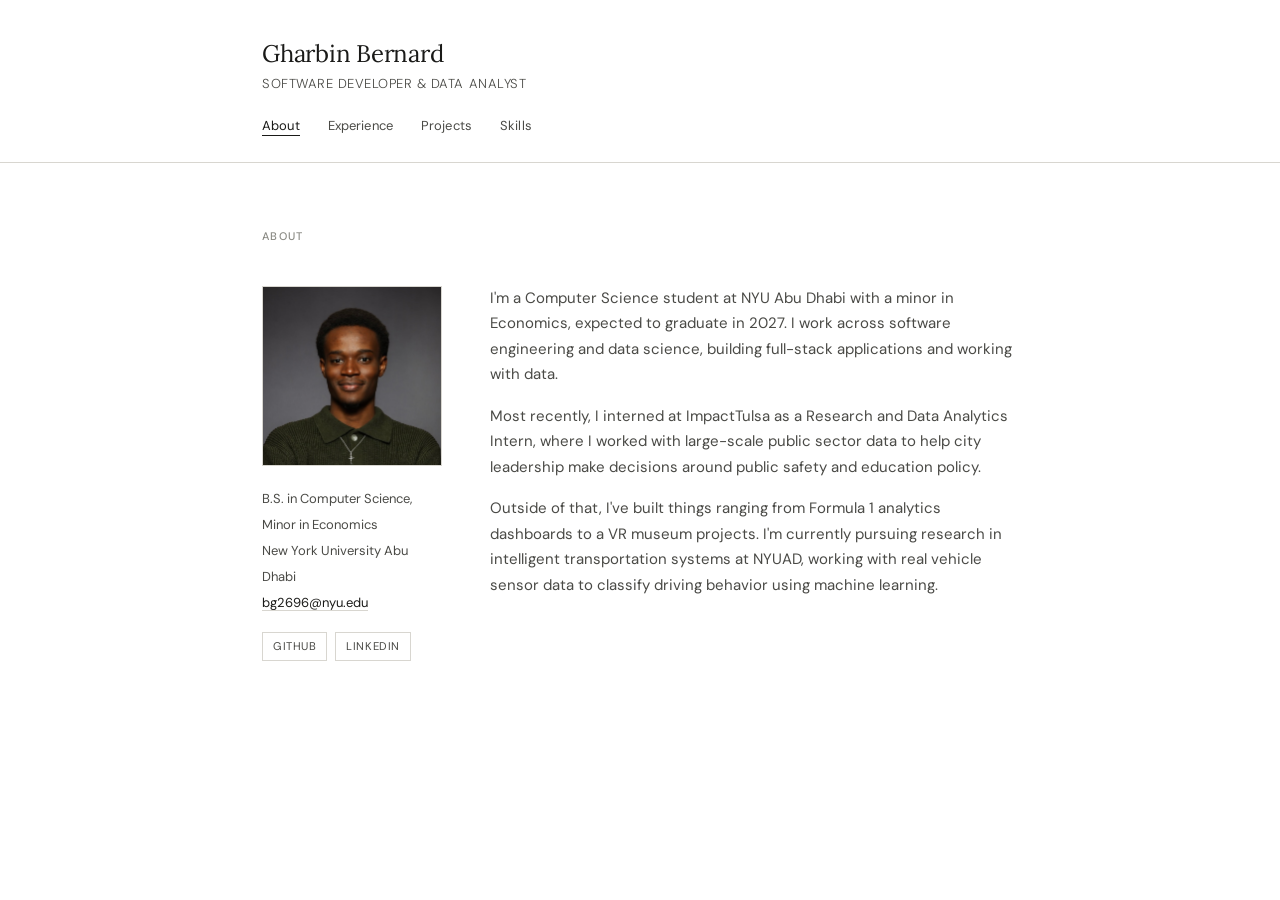
<file: index.html>
<!DOCTYPE html>
<html lang="en">
<head>
<meta charset="UTF-8">
<meta name="viewport" content="width=device-width, initial-scale=1.0">
<title>Gharbin Bernard — Computer Science &amp; Economics, NYUAD</title>
<link href="https://fonts.googleapis.com/css2?family=Lora:ital,wght@0,400;0,500;1,400&family=DM+Sans:wght@300;400;500&display=swap" rel="stylesheet">
<link rel="stylesheet" href="styles.css">
</head>
<body>

<header class="site-header">
  <div class="site-header-inner">
    <div>
      <div class="site-title">Gharbin Bernard</div>
      <div class="site-subtitle">Software Developer &amp; Data Analyst</div>
    </div>
    <nav>
      <ul class="site-nav">
        <li><a href="index.html" class="active">About</a></li>
        <li><a href="experience.html">Experience</a></li>
        <li><a href="projects.html">Projects</a></li>
        <li><a href="skills.html">Skills</a></li>
      </ul>
    </nav>
  </div>
</header>

<main class="page">

  <section class="section" id="about">
    <p class="section-label">About</p>
    <div class="about-grid">

      <div>
        <div class="photo-wrap">
          <img src="images/me.jpeg" alt="Gharbin Bernard">
        </div>

        <div class="contact-block">
          B.S. in Computer Science, Minor in Economics<br>
          New York University Abu Dhabi<br>
          <a href="mailto:bg2696@nyu.edu">bg2696@nyu.edu</a>
        </div>

        <div class="links-row">
          <a class="link-pill" href="https://github.com/GharbinBern" target="_blank">GitHub</a>
          <a class="link-pill" href="https://linkedin.com/in/bernard-gharbin" target="_blank">LinkedIn</a>
        </div>
      </div>

      <div class="bio">
        <p>
         I'm a Computer Science student at NYU Abu Dhabi with a minor in Economics, expected to graduate in 2027. 
         I work across software engineering and data science, building full-stack applications and working with data.
        </p>
        <p>
          Most recently, I interned at ImpactTulsa as a Research and Data Analytics Intern, 
          where I worked with large-scale public sector data to help city leadership make decisions around public safety and education policy.
        </p>
        <p>
          Outside of that, I've built things ranging from Formula 1 analytics dashboards to a VR museum
          projects. 
          I'm currently pursuing research in intelligent transportation systems at NYUAD, working with real vehicle sensor data to classify driving behavior using machine learning.

        </p>
      </div>

    </div>
  </section>

</main>


</body>
</html>
</file>
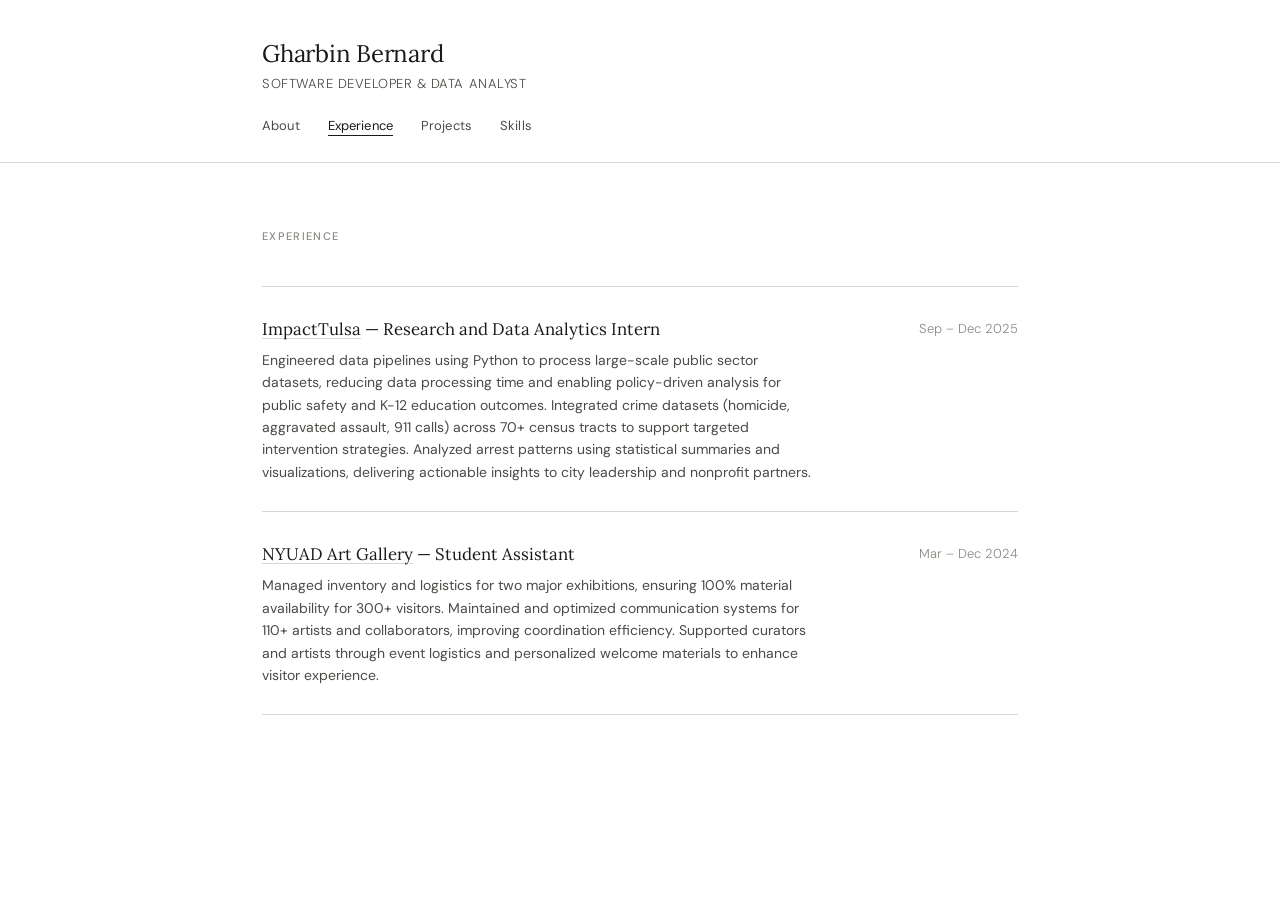
<file: experience.html>
<!DOCTYPE html>
<html lang="en">
<head>
<meta charset="UTF-8">
<meta name="viewport" content="width=device-width, initial-scale=1.0">
<title>Experience — Gharbin Bernard</title>
<link href="https://fonts.googleapis.com/css2?family=Lora:ital,wght@0,400;0,500;1,400&family=DM+Sans:wght@300;400;500&display=swap" rel="stylesheet">
<link rel="stylesheet" href="styles.css">
</head>
<body>

<header class="site-header">
  <div class="site-header-inner">
    <div>
      <div class="site-title">Gharbin Bernard</div>
      <div class="site-subtitle">Software Developer &amp; Data Analyst</div>
    </div>
    <nav>
      <ul class="site-nav">
        <li><a href="index.html">About</a></li>
        <li><a href="experience.html" class="active">Experience</a></li>
        <li><a href="projects.html">Projects</a></li>
        <li><a href="skills.html">Skills</a></li>
      </ul>
    </nav>
  </div>
</header>

<main class="page">

  <section class="section" id="experience">
    <p class="section-label">Experience</p>
    <div class="projects-list">

      <div class="project-item">
        <div>
          <div class="project-name"><a href="https://impacttulsa.org/" target="_blank">ImpactTulsa</a> — Research and Data Analytics Intern</div>
          <div class="project-desc">
            Engineered data pipelines using Python to process large-scale public sector datasets, reducing data processing time
            and enabling policy-driven analysis for public safety and K-12 education outcomes. Integrated crime datasets
            (homicide, aggravated assault, 911 calls) across 70+ census tracts to support targeted
            intervention strategies. Analyzed arrest patterns using statistical summaries and visualizations, delivering actionable
            insights to city leadership and nonprofit partners.
          </div>
        </div>
        <div class="project-year">Sep – Dec 2025</div>
      </div>

      <div class="project-item">
        <div>
          <div class="project-name"><a href="https://www.nyuad-artgallery.org/" target="_blank">NYUAD Art Gallery</a> — Student Assistant</div>
          <div class="project-desc">
            Managed inventory and logistics for two major exhibitions, ensuring 100% material availability for 300+ visitors.
            Maintained and optimized communication systems for 110+ artists and collaborators, improving coordination efficiency.
            Supported curators and artists through event logistics and personalized welcome materials to enhance visitor experience.
          </div>
        </div>
        <div class="project-year">Mar – Dec 2024</div>
      </div>

    </div>
  </section>

</main>


</body>
</html>
</file>
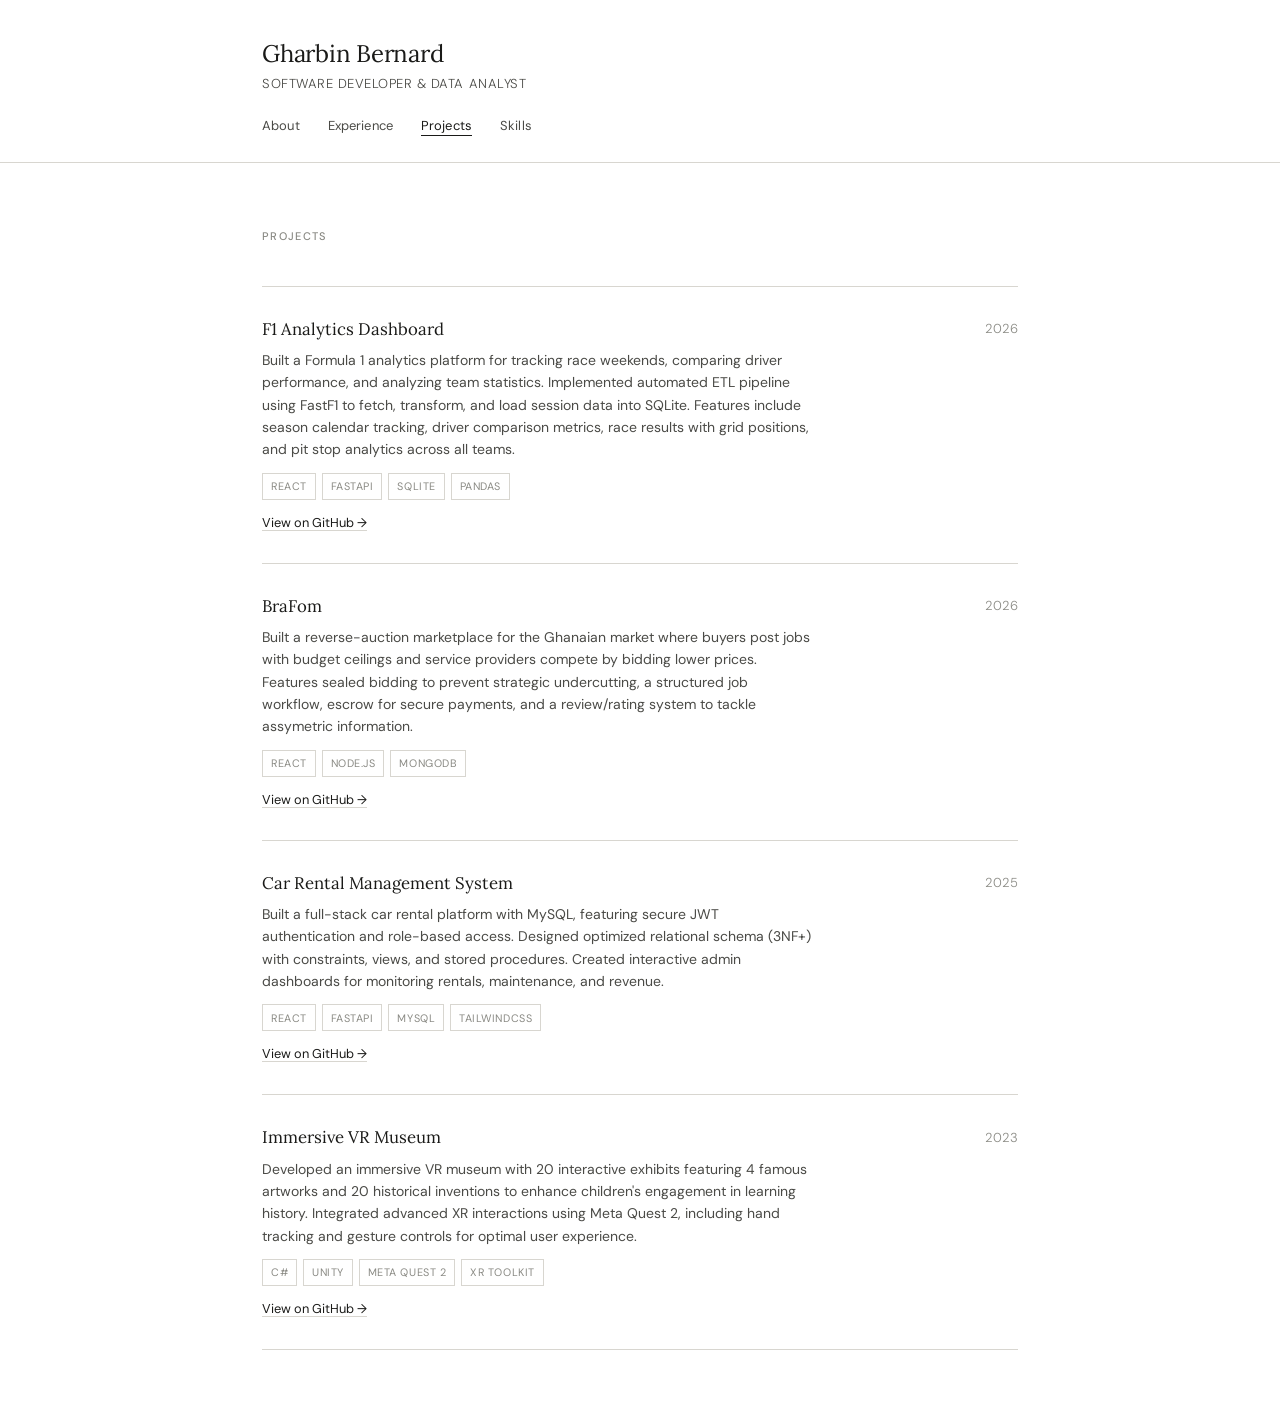
<file: projects.html>
<!DOCTYPE html>
<html lang="en">
<head>
<meta charset="UTF-8">
<meta name="viewport" content="width=device-width, initial-scale=1.0">
<title>Projects — Gharbin Bernard</title>
<link href="https://fonts.googleapis.com/css2?family=Lora:ital,wght@0,400;0,500;1,400&family=DM+Sans:wght@300;400;500&display=swap" rel="stylesheet">
<link rel="stylesheet" href="styles.css">
</head>
<body>

<header class="site-header">
  <div class="site-header-inner">
    <div>
      <div class="site-title">Gharbin Bernard</div>
      <div class="site-subtitle">Software Developer &amp; Data Analyst</div>
    </div>
    <nav>
      <ul class="site-nav">
        <li><a href="index.html">About</a></li>
        <li><a href="experience.html">Experience</a></li>
        <li><a href="projects.html" class="active">Projects</a></li>
        <li><a href="skills.html">Skills</a></li>
      </ul>
    </nav>
  </div>
</header>

<main class="page">

  <section class="section" id="projects">
    <p class="section-label">Projects</p>
    <div class="projects-list">

      <div class="project-item">
        <div>
          <div class="project-name">F1 Analytics Dashboard</div>
          <div class="project-desc">
            Built a Formula 1 analytics platform for tracking race weekends, comparing driver performance,
            and analyzing team statistics. Implemented automated ETL pipeline using FastF1 to fetch, transform, and load
            session data into SQLite. Features include season calendar tracking, driver comparison metrics, race results
            with grid positions, and pit stop analytics across all teams.
          </div>
          <div class="project-tags">
            <span class="tag">React</span>
            <span class="tag">FastAPI</span>
            <span class="tag">SQLite</span>
            <span class="tag">Pandas</span>
          </div>
          <a class="project-link" href="https://github.com/GharbinBern/F1-Analytics" target="_blank">View on GitHub →</a>
        </div>
        <div class="project-year">2026</div>
      </div>

      <div class="project-item">
        <div>
          <div class="project-name">BraFom</div>
          <div class="project-desc">
            Built a reverse-auction marketplace for the Ghanaian market where buyers post jobs with budget ceilings
            and service providers compete by bidding lower prices. Features sealed bidding to prevent strategic undercutting,
            a structured job workflow, escrow for secure payments,
            and a review/rating system to tackle assymetric information.
          </div>
          <div class="project-tags">
            <span class="tag">React</span>
            <span class="tag">Node.js</span>
            <span class="tag">MongoDB</span>
    
          </div>
          <a class="project-link" href="https://github.com/GharbinBern/BraFom" target="_blank">View on GitHub →</a>
        </div>
        <div class="project-year">2026</div>
      </div>

      <div class="project-item">
        <div>
          <div class="project-name">Car Rental Management System</div>
          <div class="project-desc">
            Built a full-stack car rental platform with MySQL, featuring secure JWT authentication
            and role-based access. Designed optimized relational schema (3NF+) with constraints, views, and stored procedures.
            Created interactive admin dashboards for monitoring rentals, maintenance, and revenue.
          </div>
          <div class="project-tags">
            <span class="tag">React</span>
            <span class="tag">FastAPI</span>
            <span class="tag">MySQL</span>
            <span class="tag">TailwindCSS</span>
          </div>
          <a class="project-link" href="https://github.com/GharbinBern/Car-Rental-Management-System" target="_blank">View on GitHub →</a>
        </div>
        <div class="project-year">2025</div>
      </div>

      <div class="project-item">
        <div>
          <div class="project-name">Immersive VR Museum</div>
          <div class="project-desc">
            Developed an immersive VR museum with 20 interactive exhibits featuring 4 famous artworks and 20 historical
            inventions to enhance children's engagement in learning history. Integrated advanced XR interactions using
            Meta Quest 2, including hand tracking and gesture controls for optimal user experience.
          </div>
          <div class="project-tags">
            <span class="tag">C#</span>
            <span class="tag">Unity</span>
            <span class="tag">Meta Quest 2</span>
            <span class="tag">XR Toolkit</span>
          </div>
          <a class="project-link" href="https://github.com/GharbinBern/Virtual-Museum" target="_blank">View on GitHub →</a>
        </div>
        <div class="project-year">2023</div>
      </div>

    </div>
  </section>

</main>


</body>
</html>
</file>
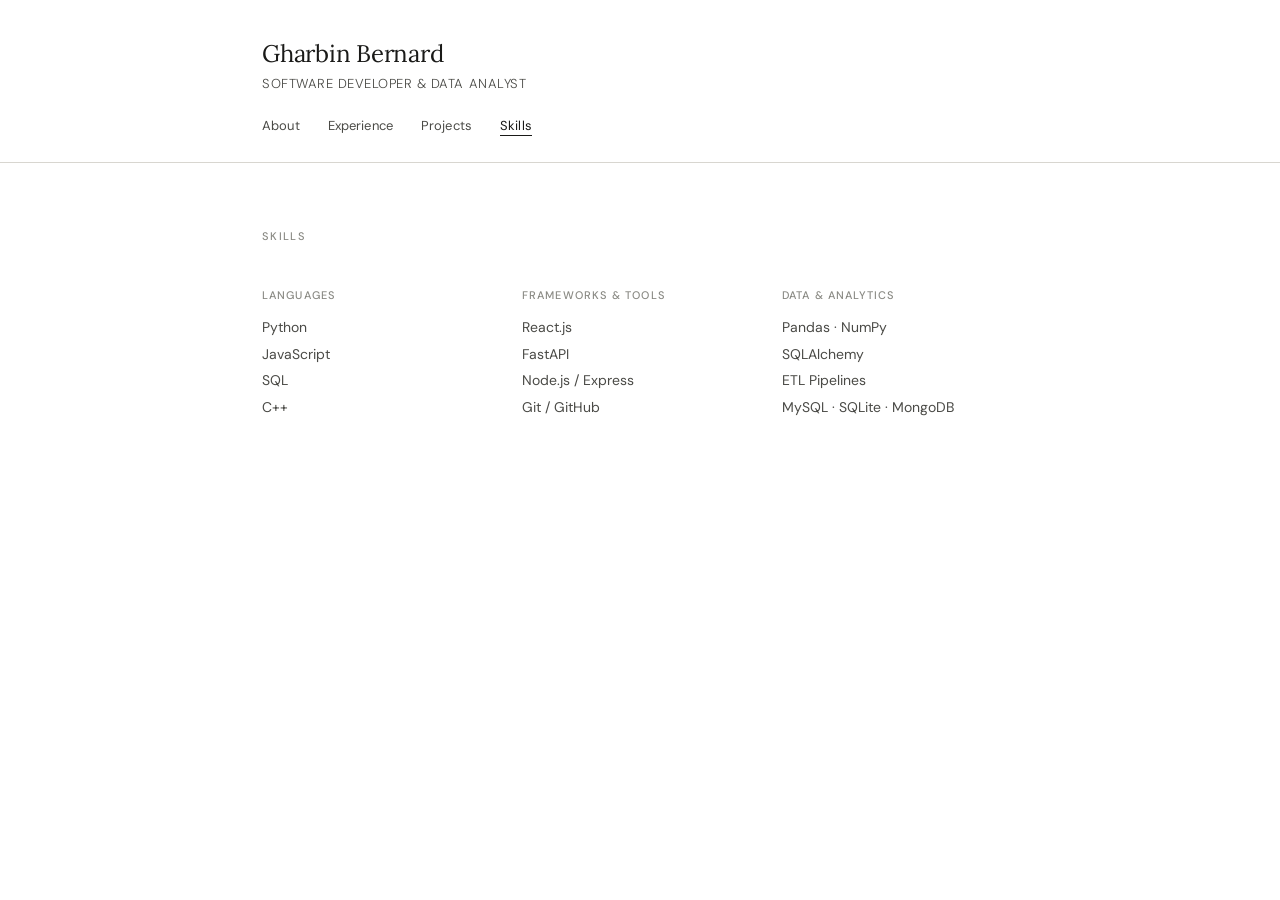
<file: skills.html>
<!DOCTYPE html>
<html lang="en">
<head>
<meta charset="UTF-8">
<meta name="viewport" content="width=device-width, initial-scale=1.0">
<title>Skills — Gharbin Bernard</title>
<link href="https://fonts.googleapis.com/css2?family=Lora:ital,wght@0,400;0,500;1,400&family=DM+Sans:wght@300;400;500&display=swap" rel="stylesheet">
<link rel="stylesheet" href="styles.css">
</head>
<body>

<header class="site-header">
  <div class="site-header-inner">
    <div>
      <div class="site-title">Gharbin Bernard</div>
      <div class="site-subtitle">Software Developer &amp; Data Analyst</div>
    </div>
    <nav>
      <ul class="site-nav">
        <li><a href="index.html">About</a></li>
        <li><a href="experience.html">Experience</a></li>
        <li><a href="projects.html">Projects</a></li>
        <li><a href="skills.html" class="active">Skills</a></li>
      </ul>
    </nav>
  </div>
</header>

<main class="page">

  <section class="section" id="skills">
    <p class="section-label">Skills</p>

    <div class="skills-grid">
      <div>
        <div class="skill-group-label">Languages</div>
        <div class="skill-items">
          Python<br>JavaScript<br>SQL<br>C++
        </div>
      </div>
      <div>
        <div class="skill-group-label">Frameworks &amp; Tools</div>
        <div class="skill-items">
          React.js<br>FastAPI<br>Node.js / Express<br>Git / GitHub
        </div>
      </div>
      <div>
        <div class="skill-group-label">Data &amp; Analytics</div>
        <div class="skill-items">
          Pandas · NumPy<br>SQLAlchemy<br>ETL Pipelines<br>MySQL · SQLite · MongoDB
        </div>
      </div>
    </div>
  </section>

</main>


</body>
</html>
</file>
<file: styles.css>
*, *::before, *::after { box-sizing: border-box; margin: 0; padding: 0; }

:root {
  --ink: #1a1a18;
  --ink-mid: #4a4a46;
  --ink-light: #8a8a84;
  --rule: #d8d6d0;
  --bg: #ffffff;
  --accent: #fafaf2;
  --serif: 'Lora', Georgia, serif;
  --sans: 'DM Sans', system-ui, sans-serif;
  --max: 820px;
}

html { font-size: 16px; scroll-behavior: smooth; }

body {
  background: var(--bg);
  color: var(--ink);
  font-family: var(--sans);
  font-weight: 400;
  line-height: 1.7;
  -webkit-font-smoothing: antialiased;
}

/* ── Site Header ── */
.site-header {
  border-bottom: 1px solid var(--rule);
  padding: 2.5rem 0 1.5rem;
  position: sticky;
  top: 0;
  background: var(--bg);
  z-index: 100;
}

.site-header-inner {
  max-width: var(--max);
  margin: 0 auto;
  padding: 0 2rem;
  display: flex;
  flex-direction: column;
  gap: 1rem;
}

.site-title {
  font-family: var(--serif);
  font-size: 1.5rem;
  font-weight: 400;
  letter-spacing: -0.01em;
  line-height: 1.2;
}

.site-subtitle {
  font-size: 0.8125rem;
  color: var(--ink-mid);
  font-weight: 300;
  letter-spacing: 0.04em;
  text-transform: uppercase;
  margin-top: 0.25rem;
}

.site-nav {
  display: flex;
  gap: 1.75rem;
  list-style: none;
}

.site-nav a {
  font-size: 0.8125rem;
  font-weight: 400;
  color: var(--ink-mid);
  text-decoration: none;
  letter-spacing: 0.01em;
  transition: color 0.15s;
  position: relative;
}

.site-nav a::after {
  content: '';
  position: absolute;
  left: 0; bottom: -2px;
  width: 0; height: 1px;
  background: var(--ink);
  transition: width 0.2s;
}

.site-nav a:hover { color: var(--ink); }
.site-nav a:hover::after { width: 100%; }
.site-nav a.active { color: var(--ink); }
.site-nav a.active::after { width: 100%; }

/* ── Layout ── */
.page {
  max-width: var(--max);
  margin: 0 auto;
  padding: 0 2rem;
}

.section {
  padding: 4rem 0;
  border-bottom: 1px solid var(--rule);
}

.section:last-child { border-bottom: none; }

.section-label {
  font-size: 0.6875rem;
  font-weight: 500;
  letter-spacing: 0.12em;
  text-transform: uppercase;
  color: var(--ink-light);
  margin-bottom: 2.5rem;
}

/* ── About ── */
.about-grid {
  display: grid;
  grid-template-columns: 180px 1fr;
  gap: 3rem;
  align-items: start;
}

.photo-wrap {
  aspect-ratio: 1;
  border: 1px solid var(--rule);
  overflow: hidden;
}

.photo-wrap img {
  width: 100%;
  height: 100%;
  object-fit: cover;
  display: block;
}

.contact-block {
  margin-top: 1.25rem;
  font-size: 0.8125rem;
  line-height: 2;
  color: var(--ink-mid);
}

.contact-block a {
  color: var(--ink);
  text-decoration: underline;
  text-underline-offset: 3px;
  text-decoration-thickness: 1px;
  text-decoration-color: var(--rule);
  transition: text-decoration-color 0.15s;
}

.contact-block a:hover { text-decoration-color: var(--ink); }

.links-row {
  display: flex;
  flex-wrap: wrap;
  gap: 0.5rem;
  margin-top: 1rem;
}

.link-pill {
  font-size: 0.7rem;
  letter-spacing: 0.05em;
  text-transform: uppercase;
  border: 1px solid var(--rule);
  padding: 0.25rem 0.625rem;
  color: var(--ink-mid);
  text-decoration: none;
  transition: border-color 0.15s, color 0.15s;
}

.link-pill:hover { border-color: var(--ink); color: var(--ink); }

.bio h2 {
  font-family: var(--serif);
  font-size: 1.6rem;
  font-weight: 400;
  line-height: 1.3;
  letter-spacing: -0.02em;
  margin-bottom: 1.25rem;
}

.bio p {
  font-size: 0.9375rem;
  color: var(--ink-mid);
  max-width: 58ch;
  margin-bottom: 1rem;
}

.bio p:last-child { margin-bottom: 0; }

/* ── Projects / Experience list ── */
.projects-list {
  display: grid;
  gap: 0;
}

.project-item {
  display: grid;
  grid-template-columns: 1fr auto;
  align-items: start;
  gap: 1.5rem;
  padding: 1.75rem 0;
  border-bottom: 1px solid var(--rule);
  transition: opacity 0.15s;
}

.project-item:first-child { border-top: 1px solid var(--rule); }

.project-item:hover { opacity: 0.85; }

.project-name {
  font-family: var(--serif);
  font-size: 1.05rem;
  font-weight: 400;
  margin-bottom: 0.35rem;
}

.project-name a {
  color: var(--ink);
  text-decoration: underline;
  text-underline-offset: 3px;
  text-decoration-thickness: 1px;
  text-decoration-color: var(--rule);
  transition: text-decoration-color 0.15s;
}

.project-name a:hover { text-decoration-color: var(--ink); }

.project-desc {
  font-size: 0.875rem;
  color: var(--ink-mid);
  max-width: 55ch;
  line-height: 1.6;
}

.project-tags {
  display: flex;
  gap: 0.375rem;
  flex-wrap: wrap;
  margin-top: 0.75rem;
}

.tag {
  font-size: 0.675rem;
  letter-spacing: 0.05em;
  text-transform: uppercase;
  color: var(--ink-light);
  border: 1px solid var(--rule);
  padding: 0.2rem 0.5rem;
}

.project-year {
  font-size: 0.8125rem;
  color: var(--ink-light);
  white-space: nowrap;
  margin-top: 0.2rem;
  font-weight: 300;
}

.project-link {
  display: inline-block;
  margin-top: 0.75rem;
  font-size: 0.8rem;
  color: var(--ink);
  text-decoration: underline;
  text-underline-offset: 3px;
  text-decoration-thickness: 1px;
  text-decoration-color: var(--rule);
  transition: text-decoration-color 0.15s;
}

.project-link:hover { text-decoration-color: var(--ink); }

/* ── Education ── */
.edu-list { display: grid; gap: 2rem; }

.edu-item {
  display: grid;
  grid-template-columns: 1fr auto;
  align-items: start;
  gap: 1rem;
}

.edu-degree {
  font-family: var(--serif);
  font-size: 1.05rem;
  font-weight: 400;
  margin-bottom: 0.2rem;
}

.edu-school {
  font-size: 0.875rem;
  color: var(--ink-mid);
}

.edu-year {
  font-size: 0.8125rem;
  color: var(--ink-light);
  white-space: nowrap;
  font-weight: 300;
}

.skills-grid {
  display: grid;
  grid-template-columns: repeat(auto-fill, minmax(200px, 1fr));
  gap: 1.5rem;
  margin-top: 2.5rem;
}

.skill-group-label {
  font-size: 0.6875rem;
  font-weight: 500;
  letter-spacing: 0.1em;
  text-transform: uppercase;
  color: var(--ink-light);
  margin-bottom: 0.6rem;
}

.skill-items {
  font-size: 0.875rem;
  color: var(--ink-mid);
  line-height: 1.9;
}

/* ── Footer ── */
footer {
  padding: 2rem;
  text-align: right;
  font-size: 0.75rem;
  color: var(--ink-light);
  font-weight: 300;
  letter-spacing: 0.02em;
  max-width: var(--max);
  margin: 0 auto;
}

/* ── Responsive ── */
@media (max-width: 600px) {
  .about-grid { grid-template-columns: 1fr; gap: 2rem; }
  .photo-wrap { max-width: 160px; }
  .project-item { grid-template-columns: 1fr; }
  .edu-item { grid-template-columns: 1fr; }
  .site-header-inner { flex-direction: column; align-items: flex-start; }
}

/* ── Fade-in on load ── */
@keyframes fadeUp {
  from { opacity: 0; transform: translateY(10px); }
  to   { opacity: 1; transform: translateY(0); }
}

.section {
  opacity: 0;
  animation: fadeUp 0.5s ease forwards;
}

#about      { animation-delay: 0.1s; }
#experience { animation-delay: 0.2s; }
#projects   { animation-delay: 0.3s; }
#education  { animation-delay: 0.4s; }
</file>
